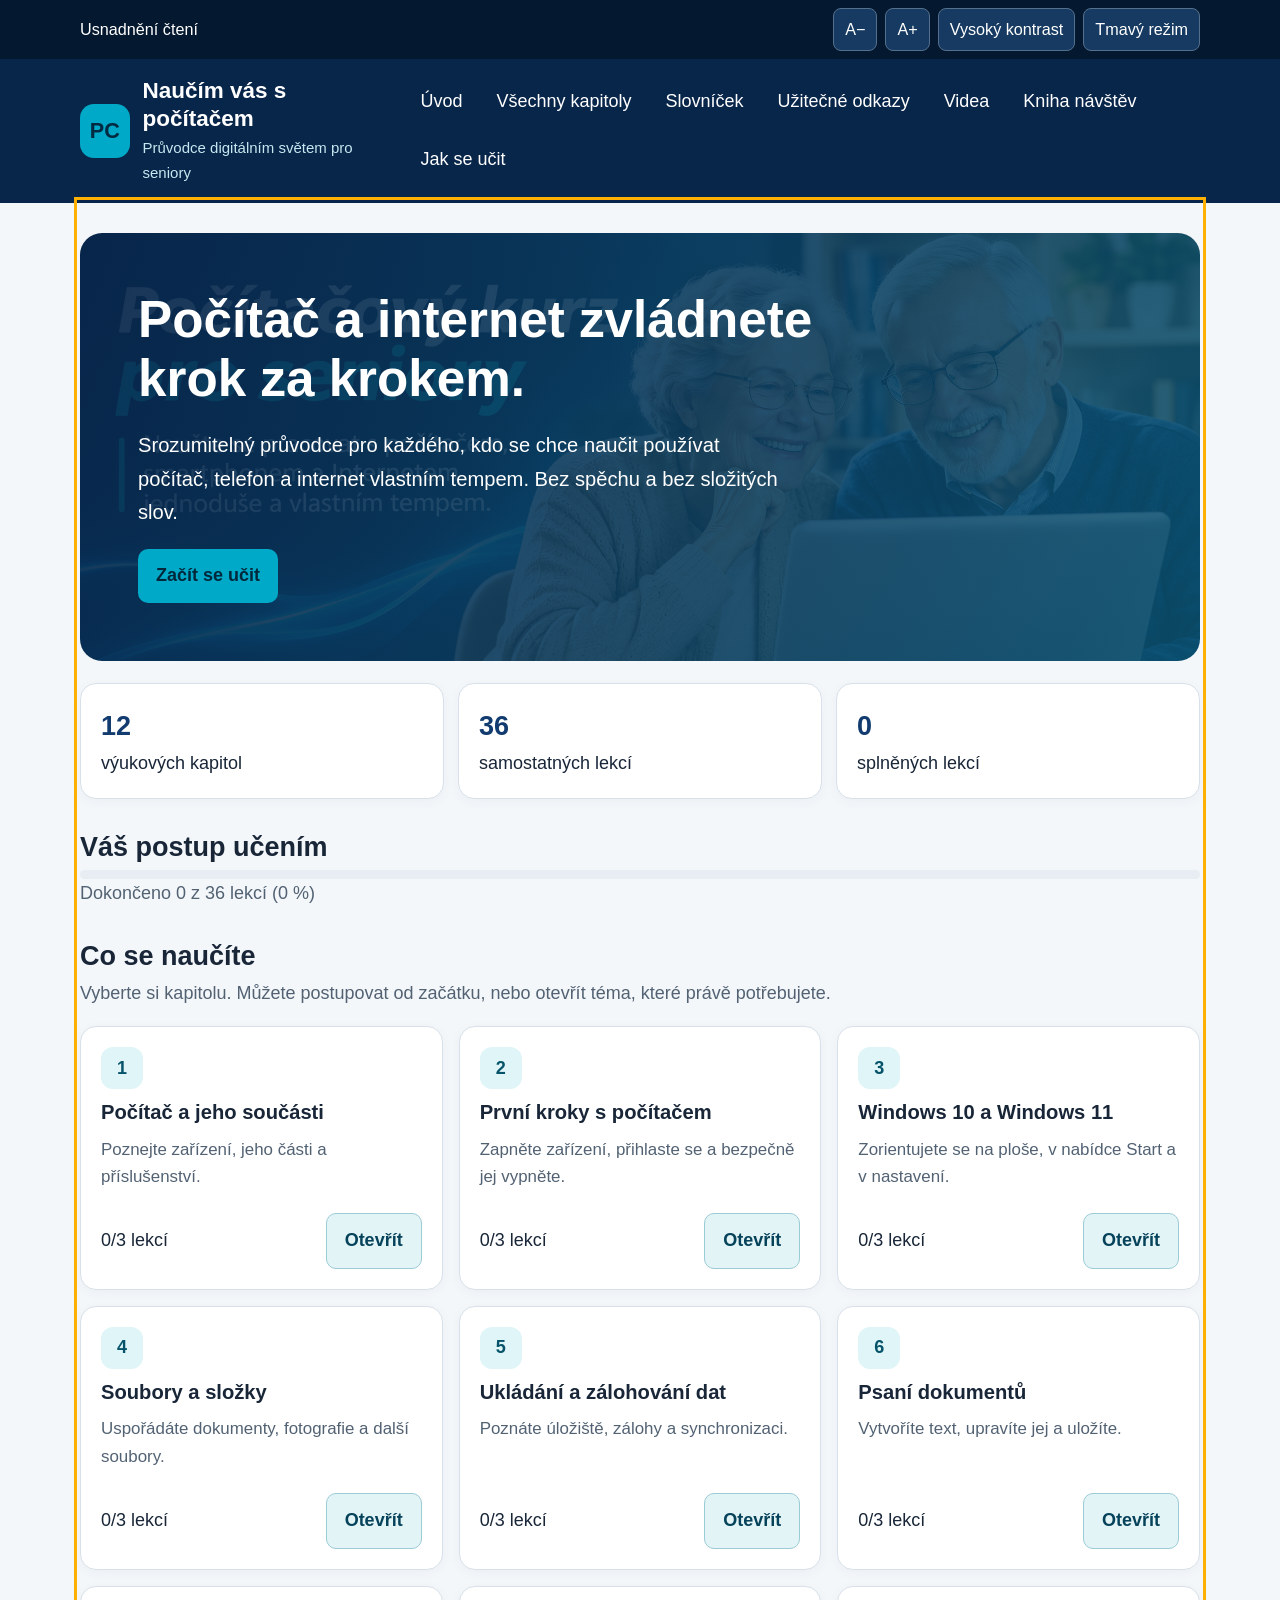
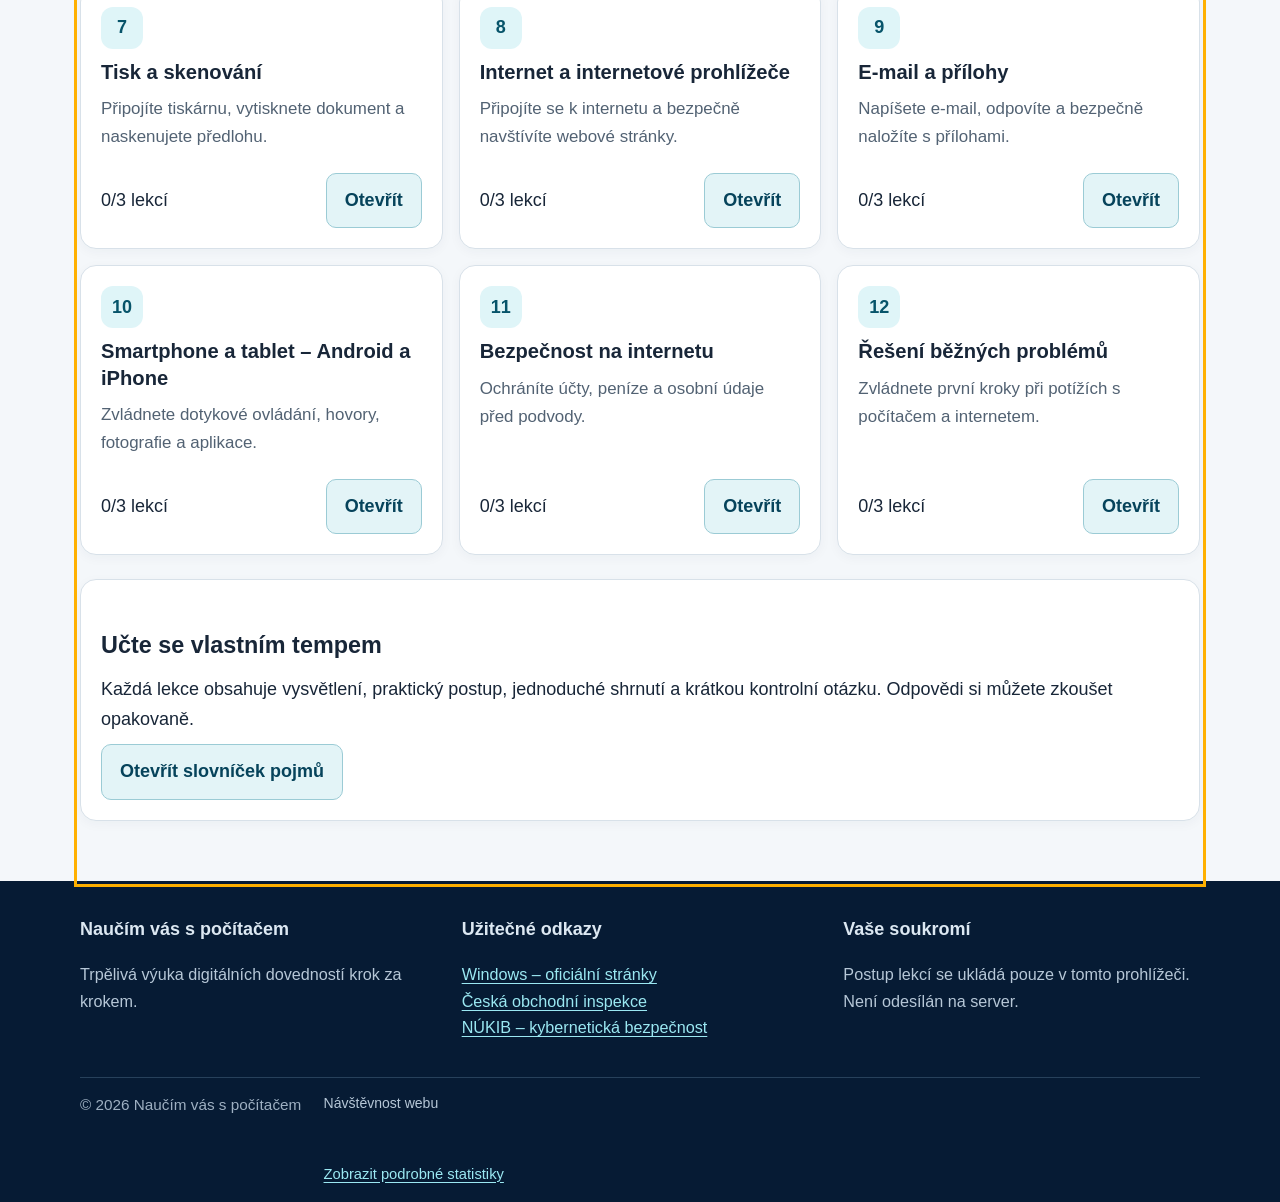
<file: index.html>
<!doctype html>
<html lang="cs">
<head>
  <meta charset="utf-8"><meta name="viewport" content="width=device-width, initial-scale=1">
  <meta name="theme-color" content="#08254a"><meta name="description" content="Srozumitelný počítačový kurz pro seniory. Naučte se pracovat s počítačem, mobilem a internetem krok za krokem.">
  <title>Naučím vás s počítačem – průvodce pro seniory</title>
  <link rel="manifest" href="manifest.webmanifest"><link rel="icon" href="assets/icon.svg" type="image/svg+xml"><link rel="stylesheet" href="styles.css">
</head>
<body>
<a class="skip-link" href="#main">Přeskočit na obsah</a>
<header class="site-header">
  <div class="access-bar"><div class="wrap access-inner"><span>Usnadnění čtení</span><div class="access-actions"><button id="font-down" aria-label="Zmenšit písmo">A−</button><button id="font-up" aria-label="Zvětšit písmo">A+</button><button id="contrast-toggle">Vysoký kontrast</button><button id="theme-toggle">Tmavý režim</button></div></div></div>
  <div class="wrap brand-row"><a class="brand" href="#/uvod"><span class="brand-mark" aria-hidden="true">PC</span><span><strong>Naučím vás s počítačem</strong><small>Průvodce digitálním světem pro seniory</small></span></a><button class="menu-toggle" id="menu-toggle" aria-expanded="false" aria-controls="main-nav">☰ <span class="sr-only">Otevřít navigaci</span></button>
    <nav id="main-nav" class="main-nav"><a href="#/uvod">Úvod</a><a href="#/kurz">Všechny kapitoly</a><a href="#/slovnicek">Slovníček</a><a href="#/odkazy">Užitečné odkazy</a><a href="#/videa">Videa</a><a href="#/kniha-navstev">Kniha návštěv</a><a href="#/proc-vyuka">Jak se učit</a></nav>
  </div>
</header>
<main id="main" class="wrap page-wrap" tabindex="-1">
  <div id="app" aria-live="polite"></div>
</main>
<footer class="site-footer"><div class="wrap footer-grid"><div><strong>Naučím vás s počítačem</strong><p>Trpělivá výuka digitálních dovedností krok za krokem.</p></div><div><strong>Užitečné odkazy</strong><p><a href="https://www.microsoft.com/cs-cz/windows" target="_blank" rel="noopener">Windows – oficiální stránky</a><br><a href="https://www.coi.cz/" target="_blank" rel="noopener">Česká obchodní inspekce</a><br><a href="https://www.nukib.gov.cz/" target="_blank" rel="noopener">NÚKIB – kybernetická bezpečnost</a></p></div><div><strong>Vaše soukromí</strong><p>Postup lekcí se ukládá pouze v tomto prohlížeči. Není odesílán na server.</p></div></div><div class="wrap copyright">© 2026 Naučím vás s počítačem <div class="footer-analytics"><div class="footer-counter-block"><span class="analytics-label">Návštěvnost webu</span><div class="stats4u-counter"><script src="https://www.stats4u.net/s4u.js" data-id="8921010876" data-style="3300" async></script></div><a class="stats4u-details" href="https://www.stats4u.net/live/8921010876" target="_blank" rel="noopener">Zobrazit podrobné statistiky</a></div></div></footer>
<script src="lessons.js"></script><script src="glossary.js"></script><script src="app.js"></script>
</body></html>
</file>
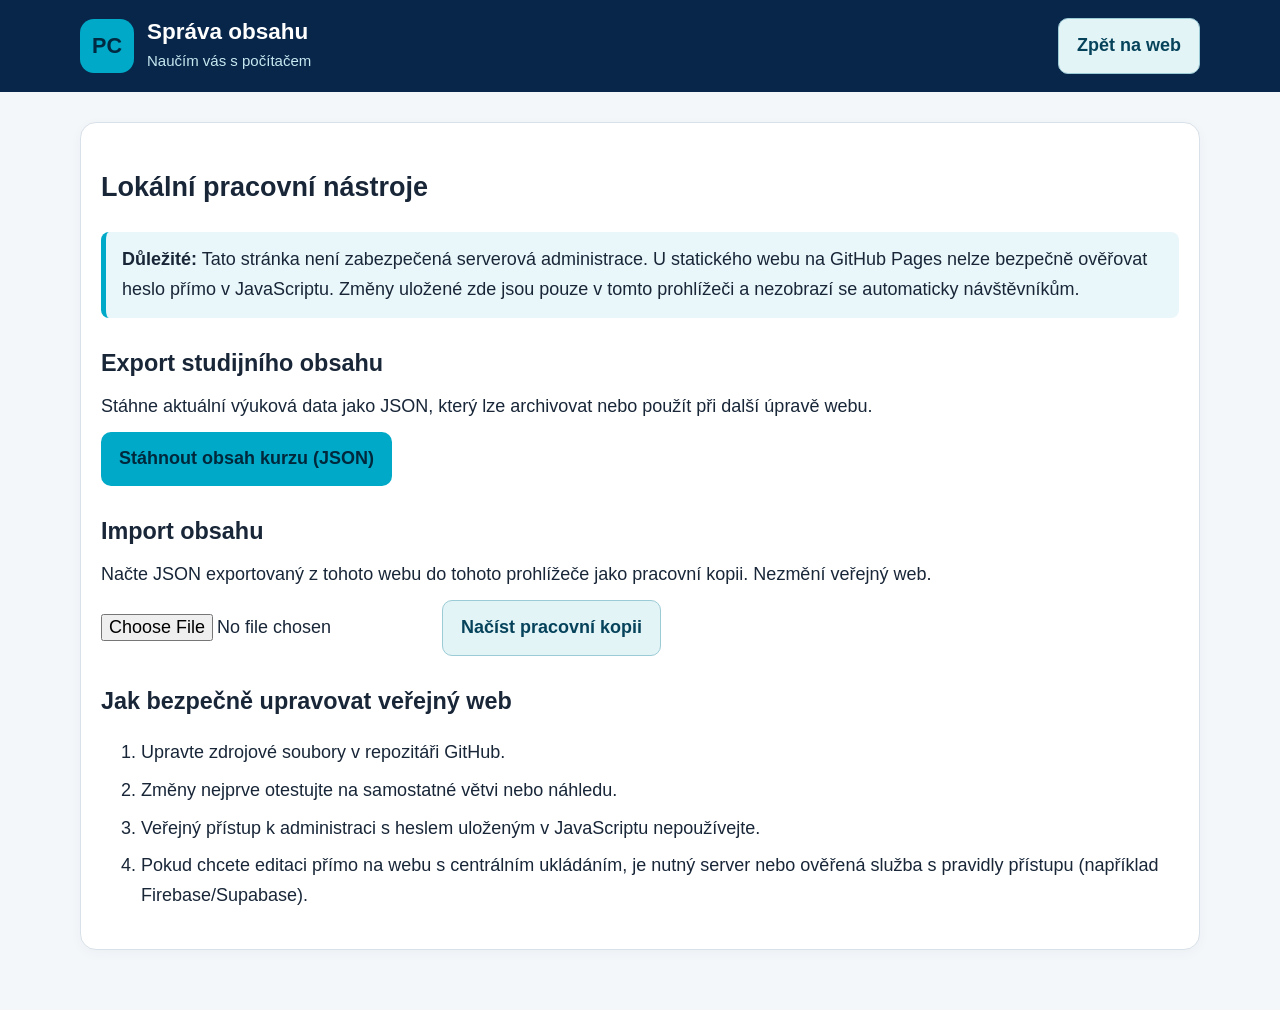
<file: admin.html>
<!doctype html><html lang="cs"><head><meta charset="utf-8"><meta name="viewport" content="width=device-width,initial-scale=1"><title>Správa obsahu – Naučím vás s počítačem</title><link rel="stylesheet" href="styles.css"></head><body><header class="site-header"><div class="wrap brand-row"><a class="brand" href="index.html"><span class="brand-mark">PC</span><span><strong>Správa obsahu</strong><small>Naučím vás s počítačem</small></span></a><a class="btn secondary" href="index.html">Zpět na web</a></div></header><main class="wrap page-wrap"><section class="content-panel"><h1>Lokální pracovní nástroje</h1><div class="goal"><strong>Důležité:</strong> Tato stránka není zabezpečená serverová administrace. U statického webu na GitHub Pages nelze bezpečně ověřovat heslo přímo v JavaScriptu. Změny uložené zde jsou pouze v tomto prohlížeči a nezobrazí se automaticky návštěvníkům.</div><h2>Export studijního obsahu</h2><p>Stáhne aktuální výuková data jako JSON, který lze archivovat nebo použít při další úpravě webu.</p><button class="btn" id="export">Stáhnout obsah kurzu (JSON)</button><h2>Import obsahu</h2><p>Načte JSON exportovaný z tohoto webu do tohoto prohlížeče jako pracovní kopii. Nezmění veřejný web.</p><input type="file" id="import-file" accept="application/json"><button class="btn secondary" id="import">Načíst pracovní kopii</button><p id="status" role="status" aria-live="polite"></p><h2>Jak bezpečně upravovat veřejný web</h2><ol><li>Upravte zdrojové soubory v repozitáři GitHub.</li><li>Změny nejprve otestujte na samostatné větvi nebo náhledu.</li><li>Veřejný přístup k administraci s heslem uloženým v JavaScriptu nepoužívejte.</li><li>Pokud chcete editaci přímo na webu s centrálním ukládáním, je nutný server nebo ověřená služba s pravidly přístupu (například Firebase/Supabase).</li></ol></section></main><script src="lessons.js"></script><script>
const status=document.getElementById('status');
document.getElementById('export').onclick=()=>{const blob=new Blob([JSON.stringify({exportedAt:new Date().toISOString(),chapters:window.COURSE_DATA},null,2)],{type:'application/json'});const a=document.createElement('a');a.href=URL.createObjectURL(blob);a.download='pc-pro-seniory-obsah.json';a.click();URL.revokeObjectURL(a.href);status.textContent='Export obsahu byl připraven.'};
document.getElementById('import').onclick=async()=>{const f=document.getElementById('import-file').files[0];if(!f){status.textContent='Nejprve vyberte JSON soubor.';return}try{const d=JSON.parse(await f.text());if(!Array.isArray(d.chapters)||!d.chapters.length)throw new Error('Soubor neobsahuje seznam kapitol.');localStorage.setItem('pc-seniori-working-copy',JSON.stringify(d.chapters));status.textContent='Pracovní kopie byla uložena pouze v tomto prohlížeči. Veřejný web se nezměnil.'}catch(e){status.textContent='Soubor se nepodařilo načíst: '+e.message}};
</script></body></html>
</file>
<file: styles.css>
:root{--navy:#08254a;--blue:#123b70;--cyan:#00a9c7;--ink:#182638;--muted:#526273;--paper:#f4f7fa;--card:#fff;--line:#d8e1e9;--focus:#ffb000;--base:18px}*{box-sizing:border-box}html{font-size:var(--base);scroll-behavior:smooth}body{margin:0;background:var(--paper);color:var(--ink);font-family:Arial,Helvetica,sans-serif;line-height:1.65}.wrap{width:min(1120px,calc(100% - 32px));margin-inline:auto}a{color:#075b83;text-underline-offset:3px}a:hover{text-decoration-thickness:2px}button,input{font:inherit}button{cursor:pointer}.skip-link{position:absolute;left:-9999px;top:8px;background:#fff;padding:12px;z-index:99}.skip-link:focus{left:8px}.access-bar{background:#04182f;color:#fff;font-size:.9rem}.access-inner{display:flex;justify-content:space-between;align-items:center;gap:12px;padding:8px 0}.access-actions{display:flex;gap:8px;flex-wrap:wrap}.access-actions button,.menu-toggle{background:#163a61;color:#fff;border:1px solid #54708d;border-radius:8px;padding:7px 11px}.brand-row{display:flex;justify-content:space-between;align-items:center;gap:24px;padding:18px 0}.site-header{background:var(--navy);color:#fff}.brand{display:flex;align-items:center;gap:13px;color:#fff;text-decoration:none}.brand-mark{display:grid;place-items:center;background:var(--cyan);color:#002a42;border-radius:14px;width:54px;height:54px;font-weight:900;font-size:1.2rem}.brand strong{display:block;font-size:1.25rem;line-height:1.25}.brand small{display:block;color:#c6e8f0;margin-top:3px}.main-nav{display:flex;gap:8px;flex-wrap:wrap}.main-nav a{color:#fff;text-decoration:none;padding:10px 13px;border-radius:9px}.main-nav a:hover,.main-nav a:focus{background:#19436f}.menu-toggle{display:none;font-size:1.3rem}.page-wrap{min-height:70vh;padding-top:30px;padding-bottom:60px}.hero{background:linear-gradient(115deg,#08254aee,#0b5372dd),url('banner-pc.png') center/cover;border-radius:22px;color:#fff;padding:clamp(28px,5vw,58px);min-height:260px;display:flex;align-items:center}.hero-copy{max-width:690px}.hero h1{font-size:clamp(2rem,4vw,3rem);line-height:1.15;margin:0 0 15px}.hero p{font-size:1.12rem;max-width:650px}.btn{display:inline-flex;align-items:center;justify-content:center;background:var(--cyan);color:#00283c;border:0;border-radius:10px;padding:12px 18px;font-weight:700;text-decoration:none;min-height:48px}.btn:hover{background:#65d8e8}.btn.secondary{background:#e3f4f7;color:#06435b;border:1px solid #9bcbd5}.btn.ghost{background:#fff;border:1px solid var(--line);color:var(--ink)}.section-head{margin:32px 0 18px}.section-head h1,.section-head h2{margin:0 0 6px;line-height:1.2}.section-head p{margin:0;color:var(--muted)}.stats{display:grid;grid-template-columns:repeat(3,1fr);gap:14px;margin:22px 0}.stat,.card,.lesson-panel,.content-panel,.search-panel{background:var(--card);border:1px solid var(--line);border-radius:16px;padding:20px;box-shadow:0 3px 12px #0b29400a}.stat strong{font-size:1.5rem;display:block;color:var(--blue)}.chapter-grid{display:grid;grid-template-columns:repeat(3,minmax(0,1fr));gap:16px}.chapter-card{display:flex;flex-direction:column;gap:10px}.chapter-number{width:42px;height:42px;border-radius:12px;background:#dff5f8;color:#07546a;display:grid;place-items:center;font-weight:900}.chapter-card h3{margin:0;font-size:1.12rem;line-height:1.3}.chapter-card p{margin:0;color:var(--muted);font-size:.94rem}.chapter-card .card-bottom{margin-top:auto;padding-top:12px;display:flex;justify-content:space-between;align-items:center;gap:10px}.progress-track{height:9px;background:#e7edf2;border-radius:99px;overflow:hidden}.progress-fill{height:100%;background:#0a9bb4;width:0}.search-panel{display:flex;gap:10px;align-items:center;margin:20px 0}.search-panel input,.glossary-search{width:100%;border:1px solid #aab9c7;border-radius:10px;padding:12px 14px;background:#fff;color:#15283a;min-height:48px}.lesson-layout{display:grid;grid-template-columns:280px minmax(0,1fr);gap:20px;align-items:start}.lesson-sidebar{position:sticky;top:16px}.lesson-sidebar a{display:block;padding:8px 10px;border-radius:8px;text-decoration:none;margin:2px 0}.lesson-sidebar a.active{background:#dff5f8;font-weight:700;color:#064c62}.breadcrumb{font-size:.9rem;color:var(--muted);margin-bottom:12px}.breadcrumb a{color:inherit}.lesson-title{font-size:clamp(1.7rem,3vw,2.3rem);line-height:1.2;margin:0 0 8px}.goal{background:#eaf7fa;border-left:5px solid var(--cyan);padding:13px 16px;border-radius:8px;margin:18px 0}.content-panel h2{font-size:1.3rem;margin:26px 0 8px}.content-panel p{margin:10px 0}.content-panel li{margin:8px 0}.step-list{counter-reset:step;list-style:none;padding:0}.step-list li{counter-increment:step;display:flex;gap:12px;align-items:flex-start;margin:13px 0}.step-list li:before{content:counter(step);flex:0 0 32px;height:32px;border-radius:50%;display:grid;place-items:center;background:var(--blue);color:#fff;font-weight:bold}.simple-box{background:#fff9e9;border:1px solid #f1d28a;padding:16px;border-radius:12px;margin:18px 0}.quiz{background:#f0f6fb;border:1px solid #c8d8e6;border-radius:14px;padding:18px;margin:24px 0}.quiz-options{display:grid;gap:8px;margin:12px 0}.quiz-option{display:flex;gap:10px;align-items:center;background:#fff;border:1px solid var(--line);padding:10px;border-radius:9px}.feedback{font-weight:700;min-height:28px}.lesson-actions{display:flex;gap:10px;flex-wrap:wrap;margin-top:20px}.completed-label{color:#08734b;font-weight:700}.glossary-list{display:grid;grid-template-columns:repeat(2,1fr);gap:12px}.glossary-item{background:#fff;border:1px solid var(--line);border-radius:12px;padding:15px}.glossary-item h3{margin:0 0 4px;color:var(--blue)}.glossary-item p{margin:0;color:var(--muted)}.empty{padding:28px;text-align:center;color:var(--muted);background:#fff;border:1px dashed var(--line);border-radius:14px}.site-footer{background:#061b34;color:#dce8f2;padding:34px 0 16px}.footer-grid{display:grid;grid-template-columns:repeat(3,1fr);gap:25px}.site-footer p{color:#b6c7d7;font-size:.9rem}.site-footer a{color:#9be8f2}.copyright{border-top:1px solid #27415b;margin-top:20px;padding-top:14px;color:#9eb0c2;font-size:.85rem}.sr-only{position:absolute;width:1px;height:1px;padding:0;margin:-1px;overflow:hidden;clip:rect(0,0,0,0);white-space:nowrap;border:0}:focus-visible{outline:3px solid var(--focus);outline-offset:3px}.high-contrast{--paper:#000;--card:#000;--ink:#ff0;--muted:#fff;--line:#ff0;--blue:#ff0}.high-contrast a{color:#0ff}.high-contrast .chapter-number,.high-contrast .goal,.high-contrast .quiz,.high-contrast .simple-box{background:#000;color:#ff0;border:2px solid #ff0}.high-contrast .btn{background:#ff0;color:#000}.dark-mode{--paper:#111a24;--card:#1b2a39;--ink:#edf5fc;--muted:#c0cfdb;--line:#405366}.dark-mode .glossary-item,.dark-mode .quiz-option,.dark-mode .search-panel input,.dark-mode .glossary-search{background:#1b2a39;color:#edf5fc}.dark-mode .goal{background:#153746;color:#e5f8fc}.dark-mode .simple-box{background:#493b1d;color:#fff1cb}.dark-mode .quiz{background:#172a3c;color:#edf5fc}@media(max-width:850px){.chapter-grid{grid-template-columns:repeat(2,minmax(0,1fr))}.lesson-layout{grid-template-columns:1fr}.lesson-sidebar{position:static}.lesson-sidebar details{background:#fff;border:1px solid var(--line);border-radius:12px;padding:12px}.footer-grid{grid-template-columns:1fr 1fr}}@media(max-width:620px){.wrap{width:min(100% - 22px,1120px)}.access-inner{align-items:flex-start;flex-direction:column}.brand-row{padding:13px 0}.brand strong{font-size:1.05rem}.brand small{font-size:.8rem}.menu-toggle{display:block}.main-nav{display:none;position:absolute;top:100%;left:0;right:0;background:var(--navy);padding:12px;z-index:10;flex-direction:column}.main-nav.open{display:flex}.site-header{position:relative}.hero{min-height:280px;background-position:65% center}.chapter-grid,.stats,.glossary-list,.footer-grid{grid-template-columns:1fr}.search-panel{flex-direction:column;align-items:stretch}.page-wrap{padding-top:18px}.stat{padding:14px}}
@media(max-width:620px){.hero{background-image:linear-gradient(115deg,#08254aee,#0b5372dd),url('banner-mobil.png')}}
.resource-grid{display:grid;grid-template-columns:repeat(2,minmax(0,1fr));gap:16px;margin:18px 0}.resource-card{background:var(--card);border:1px solid var(--line);border-radius:14px;padding:20px}.resource-card h2{font-size:1.18rem;margin:0 0 8px;color:var(--blue)}.resource-card p{color:var(--muted);min-height:3em}.guest-form{display:grid;gap:9px;max-width:720px;margin:20px 0}.guest-form input,.guest-form textarea{width:100%;padding:12px;border:1px solid #aab9c7;border-radius:9px;background:var(--card);color:var(--ink)}.guest-form label{font-weight:700}.guest-entry{border-top:1px solid var(--line);padding:14px 0}.guest-entry p{white-space:pre-wrap}.footer-counter{display:inline-flex;vertical-align:middle;margin-left:16px;min-height:31px;align-items:center}.footer-counter img{display:block;width:88px;height:31px;border:0}@media(max-width:620px){.resource-grid{grid-template-columns:1fr}}

/* Stats4U – nové počítadlo návštěvnosti */
.footer-analytics{display:inline-flex;align-items:flex-start;gap:18px;vertical-align:top;margin-left:18px;flex-wrap:wrap}.footer-counter-block{display:flex;flex-direction:column;align-items:flex-start;gap:7px}.analytics-label{font-size:.78rem;color:#b6c7d7}.stats4u-counter{min-height:32px;display:flex;align-items:center}.stats4u-details{font-size:.82rem;color:#9be8f2}@media(max-width:620px){.footer-analytics{margin:14px 0 0;display:flex;gap:18px}.copyright{display:flex;flex-direction:column;align-items:flex-start}}
</file>
